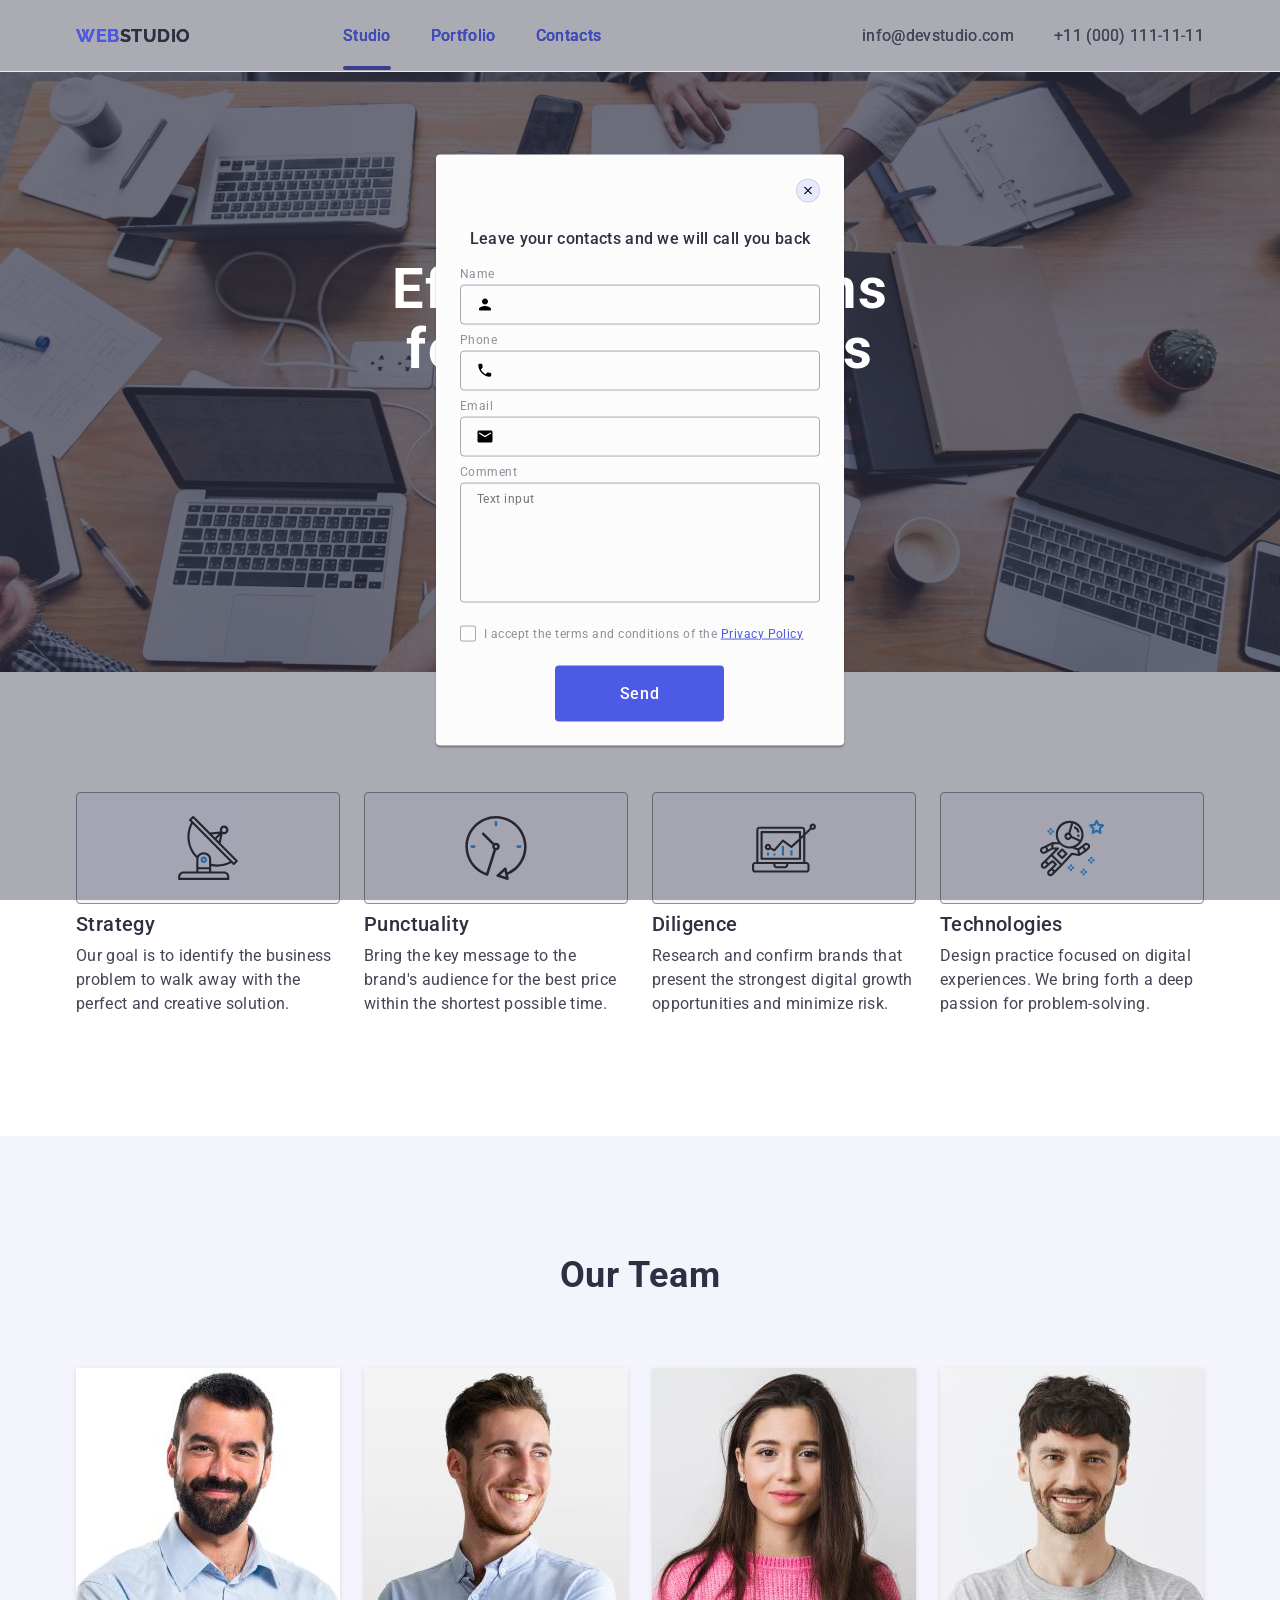
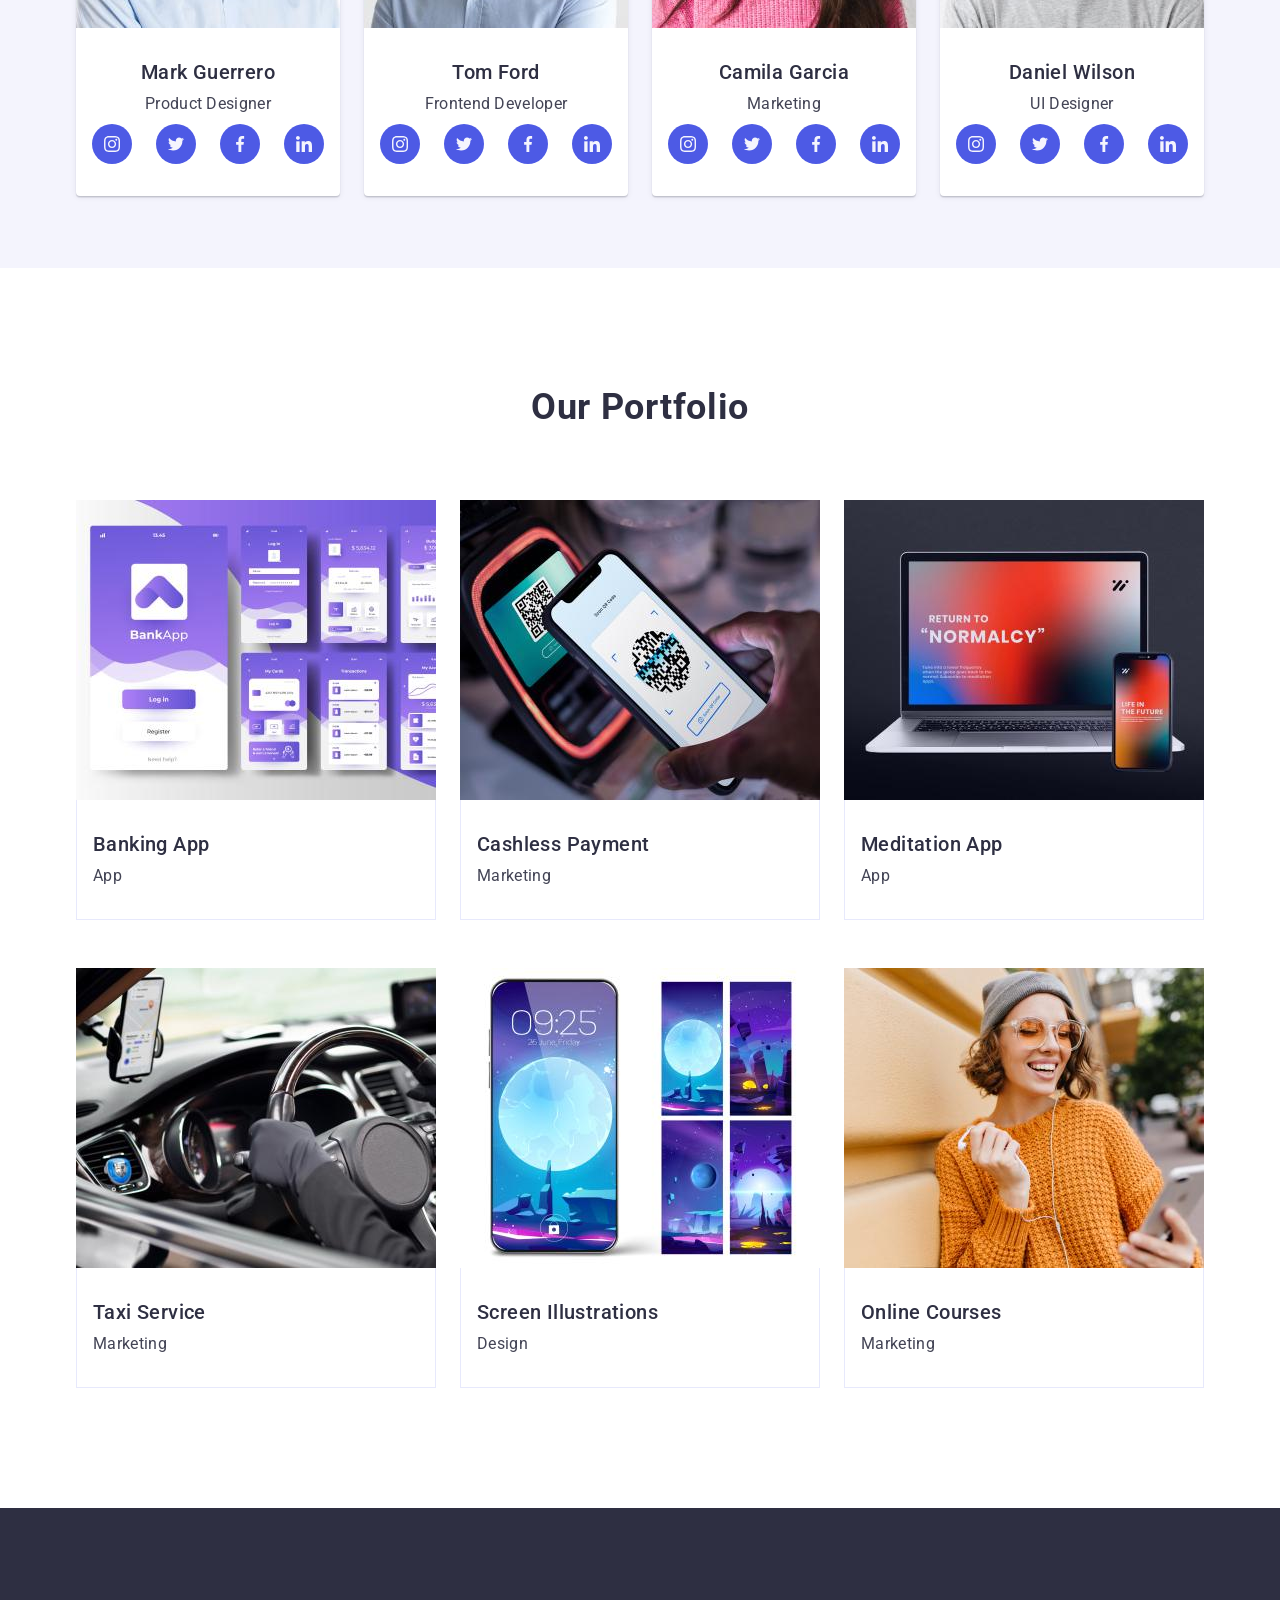
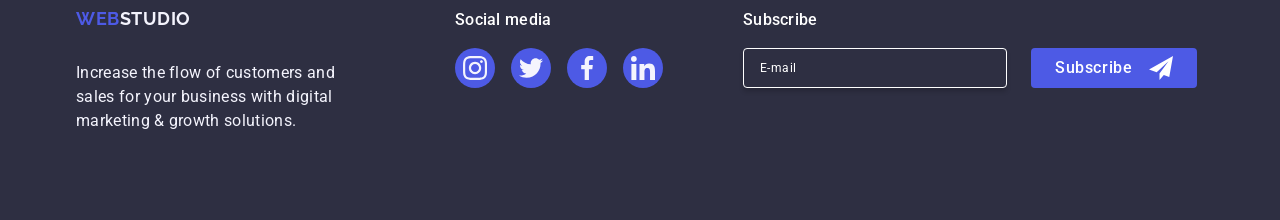
<file: index.html>
<!DOCTYPE html>
<html lang="en">
  <head>
    <meta charset="UTF-8" />
    <meta http-equiv="X-UA-Compatible" content="IE=edge" />
    <meta name="viewport" content="width=device-width, initial-scale=1.0" />
    <link rel="preconnect" href="https://fonts.googleapis.com" />
    <link rel="preconnect" href="https://fonts.gstatic.com" crossorigin />
    <link
      href="https://fonts.googleapis.com/css2?family=Raleway:ital,wght@0,700;1,700&family=Roboto:wght@400;500;700&display=swap"
      rel="stylesheet"
    />
    <link
      rel="stylesheet"
      href="https://cdn.jsdelivr.net/npm/modern-normalize@1.1.0/modern-normalize.min.css"
    />
    <link rel="stylesheet" href="./css/styles.css" />
    <title>WebStudio</title>
  </head>

  <body>
    <header class="header">
      <div class="container">
        <nav class="navigation">
          <a href="./index.html" class="navigation-list-logo-item-left"
            >Web<span class="navigation-list-logo-item-right">Studio</span></a
          >
          <ul class="navigation-list">
            <li class="navigation-list-item">
              <a
                class="navigation-list-link navigation-list-link-active"
                href="./index.html"
                >Studio</a
              >
            </li>
            <li class="navigation-list-item">
              <a class="navigation-list-link" href="">Portfolio</a>
            </li>
            <li class="navigation-list-item">
              <a class="navigation-list-link" href="">Contacts</a>
            </li>
          </ul>
        </nav>
        <address class="address">
          <ul class="address-list-item">
            <li class="address-list">
              <a
                class="address-list-mailto-phone"
                href="mailto:info@devstudio.com"
                >info@devstudio.com</a
              >
            </li>
            <li class="address-list">
              <a
                class="address-list-mailto-phone"
                href="teladdress-list-mailto-phone:+110001111111"
                >+11 (000) 111-11-11</a
              >
            </li>
          </ul>
        </address>
      </div>
    </header>

    <main class="main">
      <!--HERO-->
      <section class="hero">
        <div class="container">
          <h1 class="hero-header">Effective Solutions for Your Business</h1>
          <button class="modal-btn btn-hero" type="button">
            Order Service
          </button>
        </div>
      </section>

      <!--O nas-->
      <section class="about">
        <div class="container">
          <!--Nasze atuty-->
          <h2 class="secondary-header visually-hidden">Our advantages</h2>
          <ul class="about-strengths">
            <li class="about-strengths-list">
              <div class="about-icon">
                <svg class="about-icon-item" width="64" height="64">
                  <use href="./images/icons.svg#icon-antenna"></use>
                </svg>
              </div>
              <h3 class="about-header-list">Strategy</h3>
              <p class="about-strengths-list-item">
                Our goal is to identify the business problem to walk away with
                the perfect and creative solution.
              </p>
            </li>
            <li class="about-strengths-list">
              <div class="about-icon">
                <svg class="about-icon-item" width="64" height="64">
                  <use href="./images/icons.svg#icon-clock"></use>
                </svg>
              </div>
              <h3 class="about-header-list">Punctuality</h3>
              <p class="about-strengths-list-item">
                Bring the key message to the brand's audience for the best price
                within the shortest possible time.
              </p>
            </li>
            <li class="about-strengths-list">
              <div class="about-icon">
                <svg class="about-icon-item" width="64" height="64">
                  <use href="./images/icons.svg#icon-diagram"></use>
                </svg>
              </div>
              <h3 class="about-header-list">Diligence</h3>
              <p class="about-strengths-list-item">
                Research and confirm brands that present the strongest digital
                growth opportunities and minimize risk.
              </p>
            </li>
            <li class="about-strengths-list">
              <div class="about-icon">
                <svg class="about-icon-item" width="64" height="64">
                  <use href="./images/icons.svg#icon-astronaut"></use>
                </svg>
              </div>
              <h3 class="about-header-list">Technologies</h3>
              <p class="about-strengths-list-item">
                Design practice focused on digital experiences. We bring forth a
                deep passion for problem-solving.
              </p>
            </li>
          </ul>
        </div>
      </section>

      <!--Agencja-->
      <section class="agency">
        <div class="container">
          <h2 class="secondary-header mar">Our Team</h2>
          <ul class="agency-img">
            <li class="agency-img-list">
              <img
                class="agency-img-list-team"
                src="./images/team/teamcard1.jpg"
                alt="smiling man with dark beard in a blue shirt"
                width="264"
                height="260"
              />
              <div class="species">
                <h3 class="agency-list-name">Mark Guerrero</h3>
                <p class="agency-list-name-item">Product Designer</p>
                <ul class="icon-list">
                  <li class="icon">
                    <a class="icon-link" href="">
                      <svg class="icon-svg" width="16" height="16">
                        <use href="./images/icons.svg#icon-instagram"></use>
                      </svg>
                    </a>
                  </li>
                  <li class="icon">
                    <a class="icon-link" href="">
                      <svg class="icon-svg" width="16" height="16">
                        <use href="./images/icons.svg#icon-twitter"></use>
                      </svg>
                    </a>
                  </li>
                  <li class="icon">
                    <a class="icon-link" href="">
                      <svg class="icon-svg" width="16" height="16">
                        <use href="./images/icons.svg#icon-facebook"></use>
                      </svg>
                    </a>
                  </li>
                  <li class="icon">
                    <a class="icon-link" href="">
                      <svg class="icon-svg" width="16" height="16">
                        <use href="./images/icons.svg#icon-linkedin"></use>
                      </svg>
                    </a>
                  </li>
                </ul>
              </div>
            </li>
            <li class="agency-img-list">
              <img
                class="agency-img-list-team"
                src="./images/team/teamcard2.jpg"
                alt="a smiling man with red beard and a blue shirt"
                width="264"
                height="260"
              />
              <div class="species">
                <h3 class="agency-list-name">Tom Ford</h3>
                <p class="agency-list-name-item">Frontend Developer</p>
                <ul class="icon-list">
                  <li class="icon">
                    <a class="icon-link" href="">
                      <svg class="icon-svg" width="16" height="16">
                        <use href="./images/icons.svg#icon-instagram"></use>
                      </svg>
                    </a>
                  </li>
                  <li class="icon">
                    <a class="icon-link" href="">
                      <svg class="icon-svg" width="16" height="16">
                        <use href="./images/icons.svg#icon-twitter"></use>
                      </svg>
                    </a>
                  </li>
                  <li class="icon">
                    <a class="icon-link" href="">
                      <svg class="icon-svg" width="16" height="16">
                        <use href="./images/icons.svg#icon-facebook"></use>
                      </svg>
                    </a>
                  </li>
                  <li class="icon">
                    <a class="icon-link" href="">
                      <svg class="icon-svg" width="16" height="16">
                        <use href="./images/icons.svg#icon-linkedin"></use>
                      </svg>
                    </a>
                  </li>
                </ul>
              </div>
            </li>
            <li class="agency-img-list">
              <img
                class="agency-img-list-team"
                src="./images/team/teamcard3.jpg"
                alt="woman with long black hair in a pink sweater"
                width="264"
                height="260"
              />
              <div class="species">
                <h3 class="agency-list-name">Camila Garcia</h3>
                <p class="agency-list-name-item">Marketing</p>
                <ul class="icon-list">
                  <li class="icon">
                    <a class="icon-link" href="">
                      <svg class="icon-svg" width="16" height="16">
                        <use href="./images/icons.svg#icon-instagram"></use>
                      </svg>
                    </a>
                  </li>
                  <li class="icon">
                    <a class="icon-link" href="">
                      <svg class="icon-svg" width="16" height="16">
                        <use href="./images/icons.svg#icon-twitter"></use>
                      </svg>
                    </a>
                  </li>
                  <li class="icon">
                    <a class="icon-link" href="">
                      <svg class="icon-svg" width="16" height="16">
                        <use href="./images/icons.svg#icon-facebook"></use>
                      </svg>
                    </a>
                  </li>
                  <li class="icon">
                    <a class="icon-link" href="">
                      <svg class="icon-svg" width="16" height="16">
                        <use href="./images/icons.svg#icon-linkedin"></use>
                      </svg>
                    </a>
                  </li>
                </ul>
              </div>
            </li>
            <li class="agency-img-list">
              <img
                class="agency-img-list-team"
                src="./images/team/teamcard4.jpg"
                alt="a shaggy man with short stubble in a gray T-shirt"
                width="264"
                height="260"
              />
              <div class="species">
                <h3 class="agency-list-name">Daniel Wilson</h3>
                <p class="agency-list-name-item">UI Designer</p>
                <ul class="icon-list">
                  <li class="icon">
                    <a class="icon-link" href="">
                      <svg class="icon-svg" width="16" height="16">
                        <use href="./images/icons.svg#icon-instagram"></use>
                      </svg>
                    </a>
                  </li>
                  <li class="icon">
                    <a class="icon-link" href="">
                      <svg class="icon-svg" width="16" height="16">
                        <use href="./images/icons.svg#icon-twitter"></use>
                      </svg>
                    </a>
                  </li>
                  <li class="icon">
                    <a class="icon-link" href="">
                      <svg class="icon-svg" width="16" height="16">
                        <use href="./images/icons.svg#icon-facebook"></use>
                      </svg>
                    </a>
                  </li>
                  <li class="icon">
                    <a class="icon-link" href="">
                      <svg class="icon-svg" width="16" height="16">
                        <use href="./images/icons.svg#icon-linkedin"></use>
                      </svg>
                    </a>
                  </li>
                </ul>
              </div>
            </li>
          </ul>
        </div>
      </section>

      <!--Portfolio-->
      <section class="portfolio">
        <div class="container">
          <h2 class="secondary-header mar">Our Portfolio</h2>
          <ul class="portfolio-img">
            <li class="portfolio-img-list">
              <div class="box">
                <img
                  class="portfolio-img-list-item"
                  src="./images/portfolio/img1.jpg"
                  alt="view of the banking application with its subpages"
                  width="360"
                  height="300"
                />
                <!-- <div class="overlay"> -->
                <p class="content overlay">
                  14 Stylish and User-Friendly App Design Concepts · Task
                  Manager App · Calorie Tracker App · Exotic Fruit Ecommerce App
                  · Cloud Storage App
                </p>
                <!-- </div> -->
              </div>
              <div class="card-content">
                <h3 class="portfolio-list-title">Banking App</h3>
                <p class="portfolio-list-product">App</p>
              </div>
            </li>
            <li class="portfolio-img-list">
              <div class="box">
                <img
                  class="portfolio-img-list-item"
                  src="./images/portfolio/img2.jpg"
                  alt="a payment terminal with a qr code and a smartphone copying this code"
                  width="360"
                  height="300"
                />
                <!-- <div class="overlay"> -->
                <p class="content overlay">
                  14 Stylish and User-Friendly App Design Concepts · Task
                  Manager App · Calorie Tracker App · Exotic Fruit Ecommerce App
                  · Cloud Storage App
                </p>
                <!-- </div> -->
              </div>
              <div class="card-content">
                <h3 class="portfolio-list-title">Cashless Payment</h3>
                <p class="portfolio-list-product">Marketing</p>
              </div>
            </li>
            <li class="portfolio-img-list">
              <div class="box">
                <img
                  class="portfolio-img-list-item"
                  src="./images/portfolio/img3.jpg"
                  alt="view of a laptop and smartphone with an application titled return to normalcy, on a colorful background"
                  width="360"
                  height="300"
                />
                <!-- <div class="overlay"> -->
                <p class="content overlay">
                  14 Stylish and User-Friendly App Design Concepts · Task
                  Manager App · Calorie Tracker App · Exotic Fruit Ecommerce App
                  · Cloud Storage App
                </p>
                <!-- </div> -->
              </div>
              <div class="card-content">
                <h3 class="portfolio-list-title">Meditation App</h3>
                <p class="portfolio-list-product">App</p>
              </div>
            </li>
            <li class="portfolio-img-list">
              <div class="box">
                <img
                  class="portfolio-img-list-item"
                  src="./images/portfolio/img4.jpg"
                  alt="view of the car cockpit with the driver wearing gloves holding the steering wheel"
                  width="360"
                  height="300"
                />
                <!-- <div class="overlay"> -->
                <p class="content overlay">
                  14 Stylish and User-Friendly App Design Concepts · Task
                  Manager App · Calorie Tracker App · Exotic Fruit Ecommerce App
                  · Cloud Storage App
                </p>
                <!-- </div> -->
              </div>
              <div class="card-content">
                <h3 class="portfolio-list-title">Taxi Service</h3>
                <p class="portfolio-list-product">Marketing</p>
              </div>
            </li>
            <li class="portfolio-img-list">
              <div class="box">
                <img
                  class="portfolio-img-list-item"
                  src="./images/portfolio/img5.jpg"
                  alt="the smartphone screenshot is shown in the illustrations"
                  width="360"
                  height="300"
                />
                <!-- <div class="overlay"> -->
                <p class="content overlay">
                  14 Stylish and User-Friendly App Design Concepts · Task
                  Manager App · Calorie Tracker App · Exotic Fruit Ecommerce App
                  · Cloud Storage App
                </p>
                <!-- </div> -->
              </div>
              <div class="card-content">
                <h3 class="portfolio-list-title">Screen Illustrations</h3>
                <p class="portfolio-list-product">Design</p>
              </div>
            </li>
            <li class="portfolio-img-list">
              <div class="box">
                <img
                  class="portfolio-img-list-item"
                  src="./images/portfolio/img6.jpg"
                  alt="charming-short-haired-lady-gray-hat-standing-beside-wall-with-smartphone"
                  width="360"
                  height="300"
                />
                <!-- <div class="overlay"> -->
                <p class="content overlay">
                  14 Stylish and User-Friendly App Design Concepts · Task
                  Manager App · Calorie Tracker App · Exotic Fruit Ecommerce App
                  · Cloud Storage App
                </p>
                <!-- </div> -->
              </div>
              <div class="card-content">
                <h3 class="portfolio-list-title">Online Courses</h3>
                <p class="portfolio-list-product">Marketing</p>
              </div>
            </li>
          </ul>
        </div>
      </section>
    </main>

    <!---->
    <footer class="footer">
      <div class="container">
        <div class="footer-logo">
          <a href="./index.html" class="footer-logo-item-left"
            >Web<span class="footer-logo-item-right">Studio</span></a
          >

          <p class="footer-text">
            Increase the flow of customers and<br />
            sales for your business with digital <br />
            marketing & growth solutions.
          </p>
        </div>
        <div class="footer-social-media">
          <p class="footer-social">Social media</p>
          <ul class="footer-icon-list">
            <li class="footer-icon">
              <a class="footer-icon-link" href="">
                <svg class="footer-icon-svg" width="24" height="24">
                  <use href="./images/icons.svg#icon-instagram"></use>
                </svg>
              </a>
            </li>
            <li class="footer-icon">
              <a class="footer-icon-link" href="">
                <svg class="footer-icon-svg" width="24" height="24">
                  <use href="./images/icons.svg#icon-twitter"></use>
                </svg>
              </a>
            </li>
            <li class="footer-icon">
              <a class="footer-icon-link" href="">
                <svg class="footer-icon-svg" width="24" height="24">
                  <use href="./images/icons.svg#icon-facebook"></use>
                </svg>
              </a>
            </li>
            <li class="footer-icon">
              <a class="footer-icon-link" href="">
                <svg class="footer-icon-svg" width="24" height="24">
                  <use href="./images/icons.svg#icon-linkedin"></use>
                </svg>
              </a>
            </li>
          </ul>
        </div>
        <div class="footer-form">
          <p class="form-item">Subscribe</p>
          <form class="form">
            <label class="form-news">
              <input
                class="form-news-text"
                type="email"
                name="email"
                placeholder="E-mail"
              />
            </label>
            <button class="modal-btn btn-footer" type="submit">
              Subscribe
              <svg class="footer-form-icon" width="24" height="24">
                <use href="./images/icons.svg#icon-icon-send"></use>
              </svg>
            </button>
          </form>
        </div>
      </div>
    </footer>

    <!-- MODAL -->

    <div class="backdrop is-hidden">
      <div class="modal">
        <button type="button" class="close-btn">
          <svg class="modal-icon-svg" width="8" height="8">
            <use href="./images/icons.svg#close"></use>
          </svg>
        </button>
        <p class="modal-item">Leave your contacts and we will call you back</p>
        <form class="modal-form" action="#" method="post">
          <div class="modal-form-item">
            <label class="modal-form-name" for="user-name">Name</label>
            <div class="modal-name">
              <input
                class="modal-form-name-text-item"
                id="user-name"
                type="text"
                name="user-name"
              />
              <svg class="modal-icon" width="18" height="24">
                <use href="./images/icons.svg#icon-person"></use>
              </svg>
            </div>
          </div>
          <div class="modal-form-item">
            <label class="modal-form-name" for="phone_number">Phone</label>
            <div class="modal-name">
              <input
                class="modal-form-name-text-item"
                id="phone_number"
                type="tel"
                name="phone_number"
              />
              <svg class="modal-icon" width="18" height="24">
                <use href="./images/icons.svg#icon-phone"></use>
              </svg>
            </div>
          </div>
          <div class="modal-form-item">
            <label class="modal-form-name" for="email">Email</label>
            <div class="modal-name">
              <input
                class="modal-form-name-text-item"
                id="email"
                type="email"
                name="email"
              />
              <svg class="modal-icon" width="18" height="24">
                <use href="./images/icons.svg#icon-email"></use>
              </svg>
            </div>
          </div>
          <div class="modal-form-item-textarea">
            <label class="modal-form-name" for="user-comment">Comment</label>
            <textarea
              class="modal-form-textarea-text"
              id="user-comment"
              name="user-comment"
              rows="5"
              placeholder="Text input"
            ></textarea>
          </div>
          <div class="modal-checkbox">
            <input
              class="modal-form-policy visually-hidden"
              id="user-privacy"
              value="true"
              type="checkbox"
              name="user-privacy"
            />
            <label class="modal-form-policy-text" for="user-privacy"
              ><span class="modal-checkbox-text"
                ><svg class="modal-checkbox-icon" width="10" height="8">
                  <use href="./images/vector.svg#surface1"></use></svg></span
              >I accept the terms and conditions of the
              <a class="modal-form-policy-link" href="#">Privacy Policy</a>
            </label>
          </div>
          <button class="modal-btn btn-modal" type="submit">Send</button>
        </form>
      </div>

      <header class="header">
        <div class="container">
          <nav class="navigation">
            <a href="./index.html" class="navigation-list-logo-item-left"
              >Web<span class="navigation-list-logo-item-right">Studio</span></a
            >
            <ul class="navigation-list">
              <li class="navigation-list-item">
                <a class="navigation-list-link" href="./index.html">Studio</a>
              </li>
              <li class="navigation-list-item">
                <a class="navigation-list-link" href="">Portfolio</a>
              </li>
              <li class="navigation-list-item">
                <a class="navigation-list-link" href="">Contacts</a>
              </li>
            </ul>
          </nav>
          <address class="address">
            <ul class="address-list-item">
              <li class="address-list">
                <a
                  class="address-list-mailto-phone"
                  href="mailto:info@devstudio.com"
                  >info@devstudio.com</a
                >
              </li>
              <li class="address-list">
                <a
                  class="address-list-mailto-phone"
                  href="teladdress-list-mailto-phone:+110001111111"
                  >+11 (000) 111-11-11</a
                >
              </li>
            </ul>
          </address>
        </div>
      </header>

      <div class="modal-main">
        <!--HERO-->
        <section class="hero">
          <div class="container">
            <h1 class="hero-header">Effective Solutions for Your Business</h1>
            <button class="modal-btn btn-hero" type="button">
              Order Service
            </button>
          </div>
        </section>
      </div>
    </div>
  </body>
</html>
<!-- do usunięcia -->
<!-- 
        <div class="backdrop is-hidden"> -->
<!-- <div class="modal">
          <button type="button" class="close-btn">X</button>
          <form class="modal-form" action="#" method="post">
            <p class="modal-form-item">
              Leave your contacts and we will call you back
            </p>
            <label class="modal-form-name">
              <span class="modal-name">Name</span>
              <input
                class="modal-form-name-text-item"
                type="text"
                name="username"
              />
              <svg class="modal-icon" width="18" height="18">
                <use href="./images/icons.svg#icon-person"></use>
              </svg>
            </label>
            <label class="modal-form-phone-number">
              <span class="modal-phone-number">Phone</span>
              <input
                class="modal-form-phone-number-text"
                type="tel"
                name="phone_number"
              />
              <svg class="modal-icon" width="18" height="18">
                <use href="./images/icons.svg#icon-phone"></use>
              </svg>
            </label>
            <label class="modal-form-email">
              <span class="modal-email">Email</span>
              <input class="modal-form-email-text" type="email" name="email" />
              <svg class="modal-icon" width="18" height="18">
                <use href="./images/icons.svg#icon-email"></use>
              </svg>
            </label>
            <label class="modal-form-textarea"
              >Comment<textarea
                class="modal-form-textarea-text"
                name="feedback"
                rows="5"
                placeholder="Text input"
              ></textarea>
            </label>
            <input
              class="modal-form-policy visually-hidden"
              id="user-policy"
              type="checkbox"
              name="policy"
            />
            <label class="modal-form-policy-text" for="user-policy"
              >I accept the terms and conditions of the
              <a class="modal-form-policy-link" href="#">Privacy Policy</a>
              <a class="modal-form-policy-link" href="#"></a
            ></label>

            <button class="modal-btn btn-modal" type="submit">Send</button>
          </form>
        </div> -->
</file>
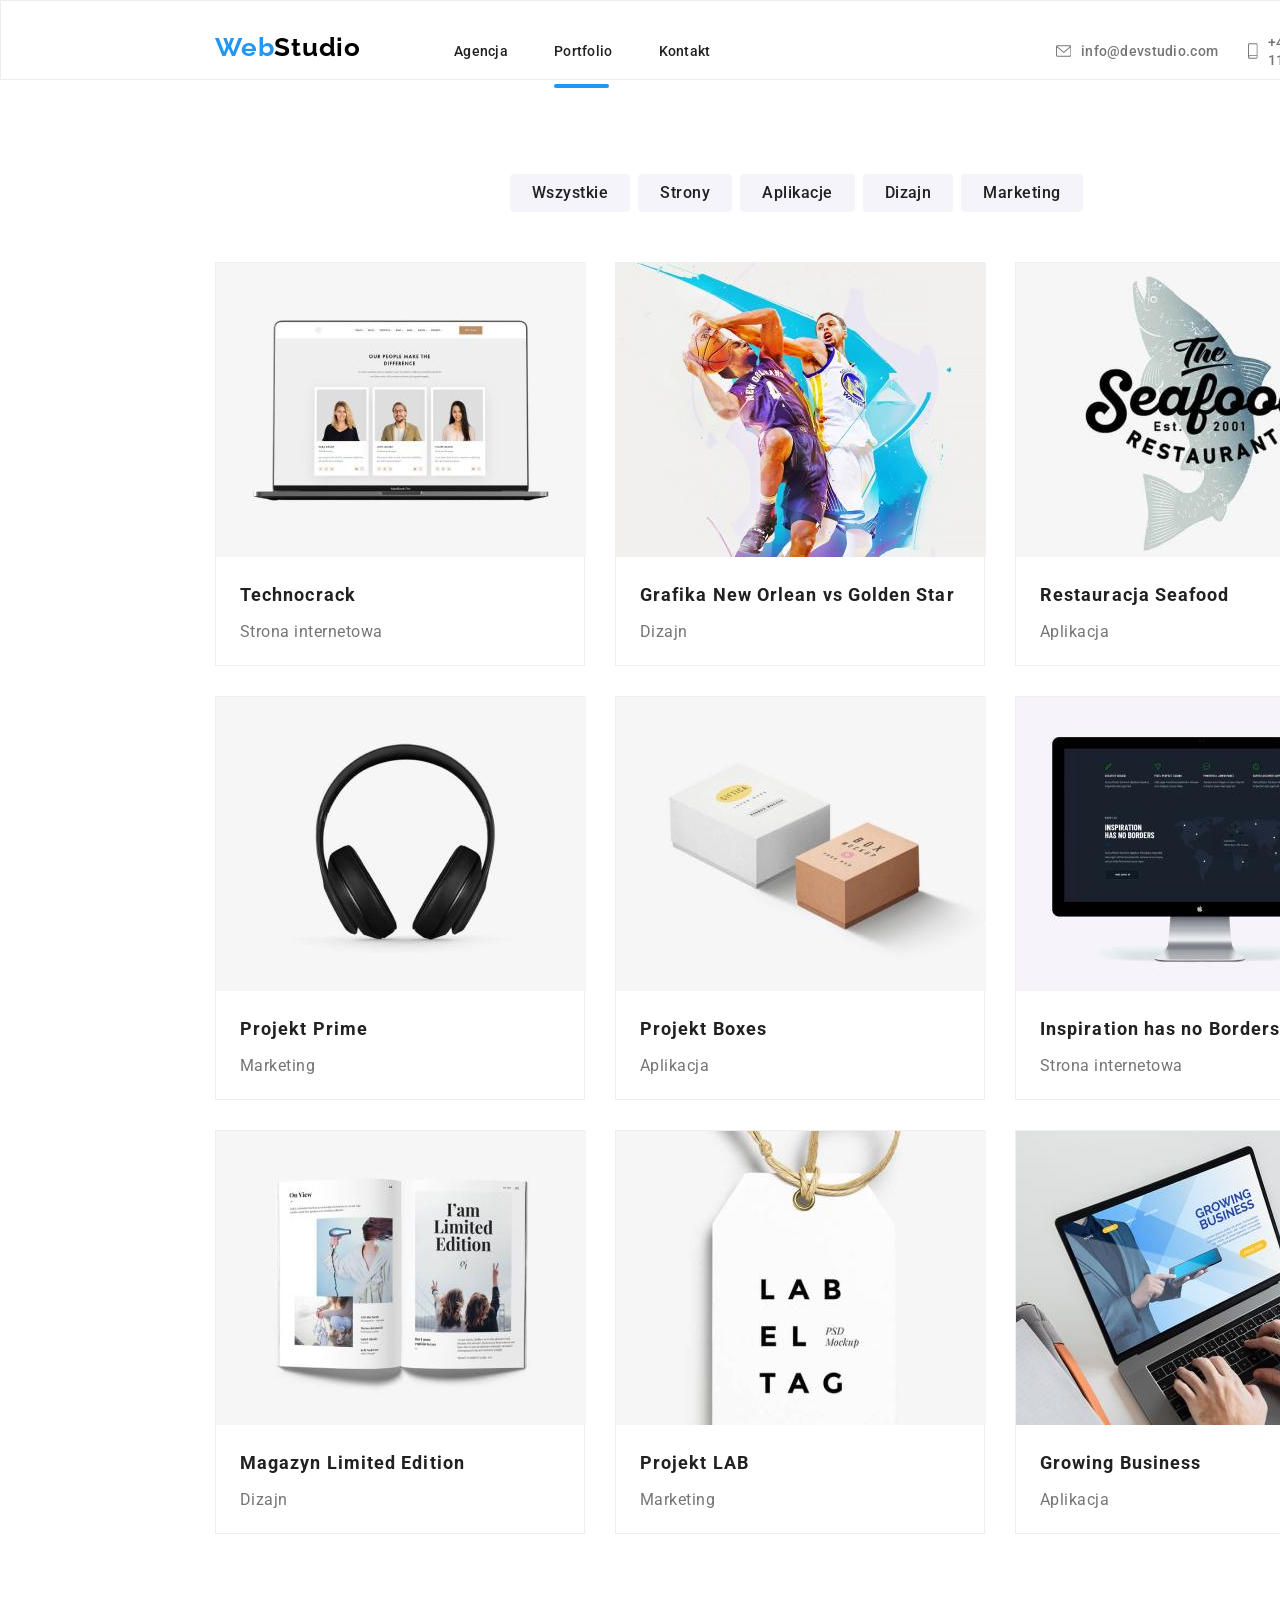
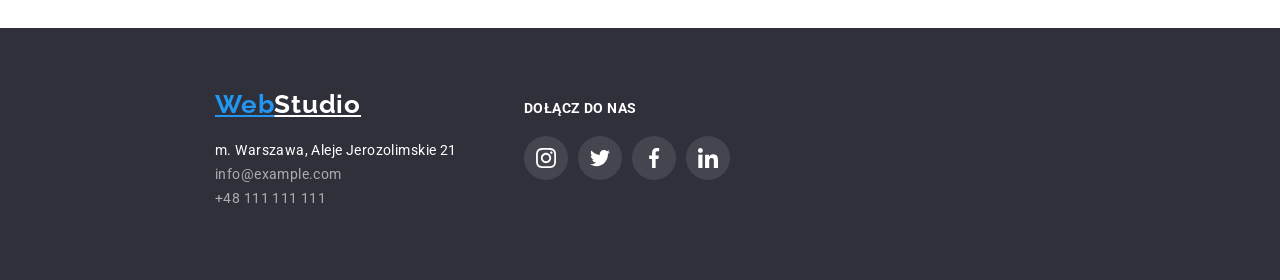
<file: portfolio.html>
<!DOCTYPE html>
<html lang="pl">
<head>
    <meta charset="UTF-8">
    <meta http-equiv="X-UA-Compatible" content="IE=edge">
    <meta name="viewport" content="width=device-width, initial-scale=1.0">
    <link rel="stylesheet" href="https://cdnjs.cloudflare.com/ajax/libs/modern-normalize/1.0.0/modern-normalize.min.css" />
    <link rel="stylesheet" href="css/style.css">
    <link rel="preconnect" href="https://fonts.googleapis.com">
    <link rel="preconnect" href="https://fonts.gstatic.com" crossorigin>
    <link href="https://fonts.googleapis.com/css2?family=Raleway:wght@700&family=Roboto:wght@400;500;700;900&display=swap"
        rel="stylesheet">
    <title>Portfolio</title>
</head>

<body class="body">

    <header class="header border">
        <div class="container">
            <nav class="navigation">
    
                <ul class="navigation-list-logo list">
                    <li class="navigation-list-logo-item"><a class="navigation-list-logo-item-left link"
                            href="index.html">Web</a></li>
                    <li class="navigation-list-logo-item"><a class="navigation-list-logo-item-right link"
                            href="index.html">Studio</a></li>
                </ul>
    
                <ul class="navigation-list list">
                    <li class="navigation-list-item"><a class="navigation-list-link link" href="index.html">Agencja</a></li>
                    <li class="navigation-list-item"><a class="navigation-list-link link navigation-list-item-activ" href="portfolio.html">Portfolio</a></li>
                    <li class="navigation-list-item"><a class="navigation-list-link link" href="#">Kontakt</a></li>
                </ul>
            </nav>
            <div class="header-address">
                <ul class="address list">
                    <svg class="address-icon-envelope">
                        <use href="image/icons.svg#icon-envelope"></use>
                    </svg>
                    <li class="address-list"><a class="address-list-mailto link"
                            href="mailto:info@devstudio.com">info@devstudio.com</a></li>
                        <svg class="address-icon-smartphone">
                            <use href="image/icons.svg#icon-smartphone"></use>
                        </svg>
                    <li class="address-list"><a class="address-list-phone-number link" href="tel:+48111111111">+48 111 111
                            111</a></li>
                </ul>
            </div>
        </div>
    </header>

    <main class="main">
        <div class="container">
    
            <!--Portfolio-->

            <section class="portfolio section">
           

                <!--Filters-->

                <div class="portfolio-top">
                    <ul class="portfolio-top-list list">
                        <li class="portfolio-top-list-item"><button class="modal-button" type="button">Wszystkie</button></li>
                        <li class="portfolio-top-list-item"><button class="modal-button" type="button">Strony</button></li>
                        <li class="portfolio-top-list-item"><button class="modal-button" type="button">Aplikacje</button></li>
                        <li class="portfolio-top-list-item"><button class="modal-button" type="button">Dizajn</button></li>
                        <li class="portfolio-top-list-item"><button class="modal-button" type="button">Marketing</button></li>
                    </ul>

                </div>

                <!--Projects-->

                <div class="portfolio-bottom">
                    <ul class="portfolio-img-list list">
                        
                        <li class="portfolio-img-list-item">
                            <div class="portfolio-box">
                                <img class="portfolio-img-list-item-project" src="image/portfolio/project1.jpg" alt="strona internetowa" width="370" height="294">
                                <div class="overlay">
                                    <p>Technocrack jest popularną platformą wykorzystywaną do rozpowszechniania koronawirusa. Firmy wykorzystują tę platformę
                                    do celów szpiegowskich i ataków na niezabezpieczone serwery konkurencji</p>
                                </div>
                            </div>
                            <h3 class="portfolio-list-title">Technocrack</h3>
                            <p class="portfolio-list-product">Strona internetowa</p>
                        </li>
                        
                        <li class="portfolio-img-list-item">
                            <div class="portfolio-box">
                                <img class="portfolio-img-list-item-project" src="image/portfolio/project2.jpg" alt="grafika dizajn" width="370" height="294">
                                <div class="overlay">
                                    <p>Technocrack jest popularną platformą wykorzystywaną do rozpowszechniania koronawirusa. Firmy wykorzystują tę
                                    platformę
                                    do celów szpiegowskich i ataków na niezabezpieczone serwery konkurencji</p>
                                </div>
                            </div>
                            <h3 class="portfolio-list-title">Grafika New Orlean vs Golden Star</h3>
                            <p class="portfolio-list-product">Dizajn</p>
                        </li>
                        <li class="portfolio-img-list-item">
                            <div class="portfolio-box">
                                <img class="portfolio-img-list-item-project" src="image/portfolio/project3.jpg" alt="restauracja Seafood" width="370" height="294">
                                <div class="overlay">
                                    <p>Technocrack jest popularną platformą wykorzystywaną do rozpowszechniania koronawirusa. Firmy wykorzystują tę
                                    platformę
                                    do celów szpiegowskich i ataków na niezabezpieczone serwery konkurencji</p>
                                </div>
                            </div>
                            <h3 class="portfolio-list-title">Restauracja Seafood</h3>
                            <p class="portfolio-list-product">Aplikacja</p>
                        </li>
                        <li class="portfolio-img-list-item">
                            <div class="portfolio-box">
                                <img class="portfolio-img-list-item-project" src="image/portfolio/project4.jpg" alt="projekt prime" width="370" height="294">
                                <div class="overlay">
                                    <p>Technocrack jest popularną platformą wykorzystywaną do rozpowszechniania koronawirusa. Firmy wykorzystują tę
                                    platformę
                                    do celów szpiegowskich i ataków na niezabezpieczone serwery konkurencji</p>
                                </div>
                            </div>
                            <h3 class="portfolio-list-title">Projekt Prime</h3>
                            <p class="portfolio-list-product">Marketing</p>
                        </li>
                        <li class="portfolio-img-list-item">
                            <div class="portfolio-box">
                                <img class="portfolio-img-list-item-project" src="image/portfolio/project5.jpg" alt="projekt boxes" width="370" height="294">
                                <div class="overlay">
                                    <p>Technocrack jest popularną platformą wykorzystywaną do rozpowszechniania koronawirusa. Firmy wykorzystują tę
                                    platformę
                                    do celów szpiegowskich i ataków na niezabezpieczone serwery konkurencji</p>
                                </div>
                            </div>
                            <h3 class="portfolio-list-title">Projekt Boxes</h3>
                            <p class="portfolio-list-product">Aplikacja</p>
                        </li>
                        <li class="portfolio-img-list-item">
                            <div class="portfolio-box">
                                <img class="portfolio-img-list-item-project" src="image/portfolio/project6.jpg" alt="Strona internetowa inspiration " width="370" height="294">
                                <div class="overlay">
                                    <p>Technocrack jest popularną platformą wykorzystywaną do rozpowszechniania koronawirusa. Firmy wykorzystują tę
                                    platformę
                                    do celów szpiegowskich i ataków na niezabezpieczone serwery konkurencji</p>
                                </div>
                            </div>
                            <h3 class="portfolio-list-title">Inspiration has no Borders</h3>
                            <p class="portfolio-list-product">Strona internetowa</p>
                        </li>
                        <li class="portfolio-img-list-item">
                            <div class="portfolio-box">
                                <img class="portfolio-img-list-item-project" src="image/portfolio/project7.jpg" alt="magazyn limited edition" width="370" height="294">
                                <div class="overlay">
                                    <p>Technocrack jest popularną platformą wykorzystywaną do rozpowszechniania koronawirusa. Firmy wykorzystują tę
                                    platformę
                                    do celów szpiegowskich i ataków na niezabezpieczone serwery konkurencji</p>
                                </div>
                            </div>
                            <h3 class="portfolio-list-title">Magazyn Limited Edition</h3>
                            <p class="portfolio-list-product">Dizajn</p>
                        </li>
                        <li class="portfolio-img-list-item">
                            <div class="portfolio-box">
                                <img class="portfolio-img-list-item-project" src="image/portfolio/project8.jpg" alt="projekt lab" width="370" height="294">
                                <div class="overlay">
                                <p>Technocrack jest popularną platformą wykorzystywaną do rozpowszechniania koronawirusa. Firmy wykorzystują tę
                                platformę
                                do celów szpiegowskich i ataków na niezabezpieczone serwery konkurencji</p>
                                </div>
                            </div>
                            <h3 class="portfolio-list-title">Projekt LAB</h3>
                            <p class="portfolio-list-product">Marketing</p>
                        </li>
                        <li class="portfolio-img-list-item">
                            <div class="portfolio-box">
                                <img class="portfolio-img-list-item-project" src="image/portfolio/project9.jpg" alt="aplikacja arowing business" width="370" height="294">
                                <div class="overlay">
                                    <p>Technocrack jest popularną platformą wykorzystywaną do rozpowszechniania koronawirusa. Firmy wykorzystują tę
                                    platformę
                                    do celów szpiegowskich i ataków na niezabezpieczone serwery konkurencji</p>
                                </div>
                            </div>
                            <h3 class="portfolio-list-title">Growing Business</h3>
                            <p class="portfolio-list-product">Aplikacja</p>
                        </li>
                    </ul>

                </div>
            

            </section>
        </div>
    </main>

  
    <footer class="footer">
        <div class="footer-item container">
            <div class="footer-logo">
                <ul class="navigation-list-logo list">
                    <li><a class="navigation-list-logo-item-left" href="index.html">Web</a></li>
                    <li><a class="navigation-list-logo-item-right color" href="index.html">Studio</a></li>
                </ul>
            </div>
            <div class="footer-address top-fp">
                <address class="address">
                    <ul class="address-list list">
                        <li class="address-list-item"><a class="address-list-item-link-address link" href="#"
                                target="_blank">m. Warszawa, Aleje Jerozolimskie 21</a></li>
                        <li class="address-list-item"><a class="address-list-item-link-mailto link"
                                href="mailto:info@example.com">info@example.com</a></li>
                        <li class="address-list-item"><a class="address-list-item-link-phone-number link"
                                href="tel:+48111111111">+48 111 111 111</a></li>
                    </ul>
                </address>
            </div>
            <div class="footer-social-list">
                <h4 class="footer-social-item">DOŁĄCZ DO NAS</h4>
                <ul class="social-list list">
                    <li class="social-list-item link">
                        <a class="social-list-link dark" href="#">
                            <svg class="social-icon">
                                <use href="image/icons.svg#icon-instagram"></use>
                            </svg>
                        </a>
                    </li>
                    <li class="social-list-item link">
                        <a class="social-list-link dark" href="#">
                            <svg class="social-icon">
                                <use href="image/icons.svg#icon-twitter"></use>
                            </svg>
                        </a>
                    </li>
                    <li class="social-list-item link">
                        <a class="social-list-link dark" href="#">
                            <svg class="social-icon">
                                <use href="image/icons.svg#icon-facebook"></use>
                            </svg>
                        </a>
                    </li>
                    <li class="social-list-item link">
                        <a class="social-list-link dark" href="#">
                            <svg class="social-icon">
                                <use href="image/icons.svg#icon-linkedin"></use>
                            </svg>
                        </a>
                    </li>
                </ul>
            </div>
        </div>
    
    </footer>


</body>
</html>
</file>
<file: css/styles.css>
*,
*::before,
*::after 
{
  box-sizing: border-box;
  margin: 0;
  padding: 0;
}

body 
{
  font-family: "Roboto" , sans-serif;
  background-color: #FFFFFF;
  color: #434455;
}

  h1,
  h2,
  h3,
  h4,
  h5,
  h6,
  p 
  {
    margin-top: 0;
    margin-bottom: 0;
  }

  ul, ol
  {
    list-style-type: none;
    margin-top: 0;
    margin-bottom: 0;
    padding-left: 0;
  }

  img 
  {
    display: block;
    max-width: 100%;
  }

  textarea 
  {
    resize: none;
  }

    .container 
    {
      width: 1158px;
      margin: 0 auto;
      padding: 0 15px 0 15px;
      /* padding: 120px 0px; */
    }

    .visually-hidden 
    {
      position: absolute;
      width: 1px;
      height: 1px;
      margin: -1px;
      border: 0;
      padding: 0;
      white-space: nowrap;
      clip-path: inset(100%);
      clip: rect(0 0 0 0);
      overflow: hidden;
    }

    /*========COMPONENTS========*/

      .secondary-header 
      {
        font-size: 36px;
        font-weight: 700;
        line-height: 1.11;
        letter-spacing: 0.02em;
        text-align: center;
        color: #2E2F42;
        text-transform: capitalize;
      }

        .modal-btn 
        {
          font-weight: 500;
          line-height: 1.5;
          letter-spacing: 0.04em;
          color: #FFFFFF;
          background-color: #4D5AE5; 
          border-radius: 4px;
          border: none;
          cursor: pointer;
          transition: background-color 250ms cubic-bezier(0.4, 0, 0.2, 1);
        }

        .btn-hero 
        {
          min-width: 169px;
          height: 56px;
          padding: 16px 32px 16px 32px;
          margin-top: 48px;
        }

        .btn-footer 
        {
          min-width: 165px;
          height: 40px;
          padding: 8px 24px 8px 24px;
          border-radius: 4px;
          display: flex;
          align-items: center;
          justify-content: center;
        }

        .btn-modal 
        {
          display: block;
          min-width: 169px;
          height: 56px;
          padding: 16px 32px 16px 32px;
          border-radius: 4px;
          background: rgba(77, 90, 229, 1);
          margin-top: 24px;
          margin-left: 95px;
        }

        .mar 
        {
          margin-bottom: 72px;
        }

        .input {
          font-family: inherit;
        }

         /*========END-COMPONENTS========*/


        /*======== HEADER ========*/

        .header 
        {        
          height: 72px;
          display: flex;
          align-items: center;
          border-bottom: 1px solid #e7e9fc;
          box-shadow: 0px 2px 1px rgba(46, 47, 66, 0.08),
            0px 1px 1px rgba(46, 47, 66, 0.16),
            0px 1px 6px rgba(46, 47, 66, 0.08);
        }

        .header .container 
        {
          display: flex;
          justify-content: space-between;
        }
        
        .navigation 
        {
          display: flex;
          align-items: center;
        }

        .navigation-list-logo-item-left, 
        .navigation-list-logo-item-right
        {
          font-family: Raleway, sans-serif;
          font-size: 18px;
          font-weight: 700;
          line-height: 1.17;
          letter-spacing: 0.03em;
          text-decoration: none;
          text-transform: uppercase;
          margin-right: 76px;
        }

        .navigation-list-logo-item-left 
        {
          color: #4D5AE5;
        }

        .navigation-list-logo-item-right 
        {
          color: #2E2F42;
        }

        .navigation-list 
        {
          display: flex;
          gap: 40px;
        }

        /* .navigation-list-item
        {
          position: relative;
        } */
        /* .navigation-list-item:hover::after 
        {
          display: block;
        } */
      /* .navigation-list-item::after 
        {
          display: none;
          --height: 4px;
          border-radius: 2px;
          content: "";
          background-color: rgba(64, 75, 191, 1);
          width: 100%;
          height: var(--height); 
          position: absolute;
          left: 0;
          bottom: -24px;
          bottom: calc(-1 x var(--height) - 5px);  
          }  */

        /* .navigation-list-link:hover::after 
        {
          display: block;
        } */

        .navigation-list-link-active::after 
        {
          display: block;
          /* display: none; */
          --height: 4px;
          border-radius: 2px;
          content: "";
          background-color: #404bbf;
          width: 100%;
          height: var(--height);
          position: absolute;
          left: 0;
          bottom: -1px;
          /* bottom: calc(-1 x var(--height) - 5px);   */
        }

        .navigation-list-link 
        {
          font-size: 16px;
          font-weight: 500;
          line-height: 1.5;
          letter-spacing: 0.02em;
          text-decoration: none;
          color: #2E2F42;
          padding-top: 24px;
          padding-bottom: 24px;
          position: relative;
          color: #404bbf;
          transition: color 250ms cubic-bezier(0.4, 0, 0.2, 1);
          /* display: inline-block; */
        }
            
        .address-list-mailto-phone
        {
          font-size: 16px;
          line-height: 1.5;
          letter-spacing: 0.02em;
          text-decoration: none;
          color: #434455;
          transition: color 250ms cubic-bezier(0.4, 0, 0.2, 1);
        }

        .address 
        {
          font-style: normal;
        }

        .address-list-item
        {
          display: flex;
          gap: 40px;
          /* align-items: center; */
          /* justify-content: center; */
        }

        .navigation-list-link:hover,
        .navigation-list-link:focus,
        .address-list-mailto-phone:hover,
        .address-list-mailto-phone:focus

        {
          color: #404BBF;
        }

/*========END-HEADER ========*/

/*========HERO========*/
      
        .hero .container 
        {
          display: flex;
          flex-direction: column;
          align-items: center;
        }

        .hero 
        {
          max-width: 1440px;
          height: 600px;
          background-color: #2E2F42;
          background-image: linear-gradient(to bottom,
              rgba(46, 47, 66, 0.7),
              rgba(46, 47, 66, 0.7)),
              url(../images/hero/hero-bg.jpg);
          background-repeat: no-repeat;
          background-position: center;
          background-size: cover;
          padding-top: 188px;
          padding-bottom: 188px;
          display: flex;
          flex-direction: column;
          justify-content: center; 
          margin: auto;
        }

        .hero-header
        {
          font-size: 56px;
          font-weight: 700;
          line-height: 1.07;
          letter-spacing: 0.02em;
          text-align: center;
          color: #FFFFFF;
          max-width: 496px;
        }

        .modal-btn:hover,
        .modal-btn:focus 
        {
          background-color: #404BBF;
               
        }

   /*========END-HERO========*/


   /*========ABOUT========*/

        .about 
        {
          padding: 120px 0;
        }

        /* .secondary-header 
        {
          font-size: 36px;
          font-weight: 700;
          line-height: 1.11;
          letter-spacing: 0.02em;
          text-align: center;
          color: #2E2F42;
          text-transform: capitalize;
        } */

        .about-header-list 
        {
          font-size: 20px;
          font-weight: 500;
          line-height: 1.2;
          letter-spacing: 0.02em;
          color: #2E2F42;
          margin-bottom: 8px;
        }

        .about-strengths-list-item 
        {
          font-size: 16px;
          line-height: 1.5;
          letter-spacing: 0.02em;
        }

        .about-strengths-list 
        {
          width: 264px;
          height: 224px;
          width: calc((100% - 72px) / 4);
        }

        .about-strengths 
        {
          display: flex;
          gap: 24px;
        }

        .about-icon 
        {
          width: 264px;
          height: 112px;
          background: #F4F4FD;
          border: 1px solid #8E8F99;
          border-radius: 4px;
          /* margin-bottom: 30px; */
          display: flex;
          align-items: center;
          justify-content: center;
          margin-bottom: 8px;
        }

        /* .about-icon-item  
        {
          width: 64px;
          height: 64px;
          margin: 24px 100px;
        }  */

           
   /*========END-ABOUT========*/

   /*========AGENCY========*/

        .agency 
        {
          background-color: #F4F4FD;
          height: 732px;
          padding: 120px 0;
        }

        .agency-img 
        {
          display: flex;
          gap: 24px;
          
        }
                         
        .agency-img-list 
        {
          box-shadow: 
          0px 2px 1px 0px rgba(46, 47, 66, 0.08),
          0px 1px 1px 0px rgba(46, 47, 66, 0.16),
          0px 1px 6px 0px rgba(46, 47, 66, 0.08);
          border-radius: 0px 0px 4px 4px;
          background-color: #FFFFFF;
          width: calc((100% - 72px) / 4);
        }

        .agency-list-name 
        {
          font-size: 20px;
          font-weight: 500;
          line-height: 1.2;
          letter-spacing: 0.02em;
          text-align: center;
          color: #2E2F42;
          margin-bottom: 8px;
        }

        .agency-list-name-item 
        {
          font-size: 16px;
          line-height: 1.5;
          letter-spacing: 0.02em;
          text-align: center;
        }

        .species
        {
          /* width: 264px; */
          height: 168px;
          padding: 32px 0;
          /* padding-top: 32px; */
          /* padding-bottom: 32px; */
          /* padding-left: 16px; */
          /* padding-right: 16px; */
        }

        .icon-list 
        {
          display: flex;
          justify-content: center;
          padding: 8px 16px 32px 16px;
          gap: 24px;
        }

        .icon-link 
        {
         width: 100%;
         height: 100%;
         background-color: #4d5ae5;
         border-radius: 50%;
         display: flex;
         align-items: center;
         justify-content: center;
         transition: background-color 250ms cubic-bezier(0.4, 0, 0.2, 1);
        }

        .icon 
        {
          /* display: flex; */
          width: 40px;
          height: 40px;
          /* border-radius: 50%; */
          /* align-items: center; */
          /* justify-content: center; */
          /* transition: background-color 250ms cubic-bezier(0.4, 0, 0.2, 1); */
          /* background-color: #4D5AE5; */
          cursor: pointer;
        }

        .icon-link:hover,
        .icon-link:focus 
        {
          background-color: #404bbf;
        } 

        .icon-svg
        {
          width: 16px;
          height: 16px;
          fill: #f4f4fd;
        }

    /*========END-AGENCY========*/

    /*========PORTFOLIO========*/

       .portfolio 
       {
        height: 1240px;
        padding-top: 120px;
        padding-bottom: 120px;
       }

       .portfolio-img 
       {
        display: flex;
        flex-wrap: wrap;
        row-gap: 48px;
        column-gap: 24px;
       }

       .portfolio-img .portfolio-img-list 
       {
        width: calc((100% - 48px) / 3);
       }

       .portfolio-img-list
       {
        width: 360px;
        transition: box-shadow 250ms cubic-bezier(0.4, 0, 0.2, 1);
        /* transform: translateY(100%); */
        /* transition: transform 250ms ease-in-out; */
       }

       .box 
       {
        height: 300px;
        position: relative;
        overflow: hidden;
       }

       .overlay 
       {
        position: absolute;
        top: 0;
        left: 0;
        width: 100%;
        height: 100%;
        background-color: rgba(77, 90, 229, 1);
        transform: translateY(100%);
        transition: transform 250ms cubic-bezier(0.4, 0, 0.2, 1);
       }

      .portfolio-img-list:hover .overlay 
      {
        transform: translateY(0);
      }

      .content 
      {
       line-height: 1.5;
       letter-spacing: 0.02em;
       color:#f4f4fd;
       padding: 40px 32px; 
       /* background-color: #4d5ae5; */
       /* width: 100%; */
       /* height: 100%; */
       /* transform: translateY(100%); */
       /* transition: transform 250ms cubic-bezier(0.4, 0, 0.2, 1); */
      }

       .card-content 
      
       {
        width: 360px;
        height: 120px;
        border: 1px solid #E7E9FC;
        border-top: none;
        padding: 32px 16px;
       }

      .portfolio-img-list:hover,
      .portfolio-img-list:focus
      {
        box-shadow: 
        0px 2px 1px 0px rgba(46, 47, 66, 0.08),
        0px 1px 1px 0px rgba(46, 47, 66, 0.16),
        0px 1px 6px 0px rgba(46, 47, 66, 0.08);
        cursor: pointer; 
      }

       .portfolio-list-title 
       {
        font-size: 20px;
        font-weight: 500;
        line-height: 1.2;
        letter-spacing: 0.02em;
        color: #2E2F42;
        margin-bottom: 8px;
       }

       .portfolio-list-product 
       {
        font-size: 16px;
        line-height: 1.5;
        letter-spacing: 0.02em;
        margin-bottom: 8px;
       }

     /*========END-PORTFOLIO========*/

      /*========FOOTER========*/

      .footer 
      {
        background: #2E2F42;
        height: 312px;
        padding: 100px 0;
      }

      .footer .container 
      {
        display: flex;
        align-items: baseline;
      }

      .footer-logo 
      {
       margin-right: 120px; 
      }

      .footer-logo-item-left,
      .footer-logo-item-right
      {
        font-family: Raleway, sans-serif;
        font-size: 18px;
        font-weight: 700;
        line-height: 1.17;
        letter-spacing: 0.03em;
        color: #4D5AE5;
        text-transform: uppercase;
        text-decoration: none;
        display: inline-block;
        margin-bottom: 16px;
      }

      .footer-logo-item-right 
      {
        color: #F4F4FD;
      }

      .footer-text 
      {
        line-height: 1.5;
        letter-spacing: 0.02em;
        color: #F4F4FD;
      }

      .footer-social-media 
      {
        /* width: 208px; */
        /* height: 80px;  */
        /* padding-left: 120px;  */
        margin-right: 80px;
      } 

      .footer-social 
      {
        font-size: 16px;
        font-weight: 500;
        line-height: 1.5;
        letter-spacing: 0.02em;
        color: #FFFFFF;
        margin-bottom: 16px;
      }

      .footer-icon-list 
      {
        display: flex;
        gap: 16px;
        /* padding-top: 16px; */
      }

      .footer-icon 
      {
        width: 40px;
        height: 40px;
        /* transition: background-color 250ms cubic-bezier(0.4, 0, 0.2, 1); */
        cursor: pointer;
      }

     .footer-icon-link 
     {
      width: 100%;
      height: 100%;
      background-color: #4d5ae5;
      border-radius: 50%;
      display: flex;
      align-items: center;
      justify-content: center;
     }

    .footer-icon-link:hover,
    .footer-icon-link:focus 
    {
      background-color: #31d0aa;
      transition: background-color 250ms cubic-bezier(0.4, 0, 0.2, 1);
    }

    .footer-icon-svg 
    {
      fill: #f4f4fd;
    }
 
    .form {
      display: flex;
      gap: 24px;
      /* flex-direction: row; */
      /* justify-content: space-between; */
      /* align-items: flex-end; */
      /* flex-wrap: wrap; */
   } 

    .form-item 
    {
      font-weight: 500;
      line-height: 1.5;
      letter-spacing: 0.02em;
      color: #FFFFFF;
      margin-bottom: 16px;
    }


    .form-news-text
    {
      width: 264px;
      height: 40px;
      /* margin-top: 16px; */
      /* margin-right: 24px; */
      padding-left: 16px;
      color: #fff;
      border: 1px solid #FFFFFF;
      border-radius: 4px;
      box-shadow: 0px 4px 4px rgba(0, 0, 0, 0.15);
      /* background: #2E2F42; */
      background-color: transparent;
      font-size: 12px;
      line-height: 2;
      letter-spacing: 0.04em;
    }

    .form-news-text::placeholder 
    {
      color: #FFFFFF;
    }

    .footer-form-icon 
    {
      margin-left: 16px;
    }

     /*========END-FOOTER========*/



     /* =====MODAL====== */

     /* =======BACKDROP===== */

   .backdrop 
    {
      position: fixed;
      left: 0;
      top: 0;
      width: 100%;
      height: 100%;
      background-color: rgba(46, 47, 66, 0.4);
      transition: opacity 250ms cubic-bezier(0.4, 0, 0.2, 1), visibility 250ms cubic-bezier(0.4, 0, 0.2, 1);
    }  
  
   /* .is-hidden 
    {
      opacity: 0;
      visibility: hidden;
      pointer-events: none;
    }     */
      
    .is-open 
    {
      display: block;
    } 


     /* =====ENDBACKDROP===== */

  
    .modal 
    {
      position: absolute;
      top: 50%;
      left: 50%;
      transform: translate(-50%, -50%);
      width: 408px;
      min-height: 584px;
      padding: 72px 24px 24px 24px;
      border-radius: 4px;
      background-color: #FCFCFC;
      box-shadow: 0px 1px 1px 0px rgba(0, 0, 0, 0.14), 0px 1px 3px 0px rgba(0, 0, 0, 0.12), 0px 2px 1px 0px rgba(0, 0, 0, 0.2);
      transition: transform 250ms cubic-bezier(0.4, 0, 0.2, 1);
    } 

   .close-btn 
    {
      position: absolute;
      top: 24px;
      right: 24px;
      width: 24px;
      height: 24px;
      background-color: #e7e9fc;
      border: 1px solid rgba(0, 0, 0, 0.1);
      border-radius: 50%;
      cursor: pointer;
      display: flex;
      align-items: center;
      justify-content: center;
      padding: 0;
      transition: background-color 250ms cubic-bezier(0.4, 0, 0.2, 1), border 250ms cubic-bezier(0.4, 0, 0.2, 1);
    }

    .close-btn:hover,
    .close-btn:focus 
    {
      background-color: #404bbf;
      border: none;
      fill: #ffffff;
    }

    .modal-icon-svg 
    {
      transition: fill 250ms cubic-bezier(0.4, 0, 0.2, 1);
    } 

    .modal-item
    {
      font-weight: 500;
      line-height: 1.5;
      text-align: center;
      letter-spacing: 0.02em;
      color: #2E2F42;
      margin-bottom: 16px;
    }

    .modal-form-item
    {
     margin-bottom: 8px; 
    }

    .modal-form-name
    {
      font-size: 12px;
      line-height: 1.17;
      letter-spacing: 0.04em;
      color: #8e8f99;
      display: block;
      margin-bottom: 4px;
    } 

    .modal-name 
    {
      position: relative; 
    }

    .modal-form-name-text-item
    {
      width: 100%; 
      height: 40px;
      border: 1px solid rgba(46, 47, 66, 0.4);
      border-radius: 4px;
      background-color: transparent;
      padding-left: 38px;
      outline: transparent;
      transition: border-color 250ms cubic-bezier(0.4, 0, 0.2, 1);
    }
  
   .modal-icon 
    {
      position: absolute;
      left: 16px;
      top: 50%;
      transform: translateY(-50%);
      transition: fill 250ms cubic-bezier(0.4, 0, 0.2, 1);
    } 

    .modal-form-name-text-item:focus,
    .modal-form-textarea-text:focus, 
    .modal-form-name-text-item:hover,
    .modal-form-textarea-text:hover
    {
      border-color: #4D5AE5;
    }
 
    .modal-name:focus-within,
    .modal-form-name-text-item:focus-within
    {   
      fill: #4D5AE5;
    }

    .modal-form-item-textarea 
    {
      margin-bottom: 16px;
    }

    .modal-form-textarea-text 
    {
      width: 100%;
      height: 120px;
      font-size: 12px;
      line-height: 1.17;
      letter-spacing: 0.04em;
      color: rgba(46, 47, 66, 0.4);
      border: 1px solid rgba(46, 47, 66, 0.4);
      background-color: transparent;
      border-radius: 4px;
      outline: transparent;
      padding: 8px 16px;
      transition: border-color 250ms cubic-bezier(0.4, 0, 0.2, 1);
    }

    .modal-checkbox 
    {
      margin-bottom: 24px;
    }

    .modal-form-policy-text 
    {
      font-size: 12px;
      line-height: 1.17;
      letter-spacing: 0.04em;
      color: #8e8f99;
    }

    .modal-checkbox-text   
    {
      width: 16px;     
      height: 16px;
      border: 1px solid rgba(46, 47, 66, 0.4);
      border-radius: 2px;
      transition: background-color 250ms cubic-bezier(0.4, 0, 0.2, 1), border 250ms cubic-bezier(0.4, 0, 0.2, 1), fill 250ms cubic-bezier(0.4, 0, 0.2, 1);
      display: inline-flex;
      align-items: center;
      justify-content: center;
      fill: transparent;
      margin-right: 8px;
    }
    
    .modal-form-policy-link 
    {
      font-size: 12px;
      line-height: 1.166;
      letter-spacing: 0.04em;
      color:#4d5ae5; 
    }

   .modal-form-policy:checked + .modal-form-policy-text .modal-checkbox-text 
    {
      background-color:#404bbf;
      border: none; 
      fill: #F4F4FD;
    }  
     
     /* ====ENDMODAL====      */
/* ====  Uwaga, inny zapis ":cheked+", która działa======
         .modal-checkbox input.modal-form-policy:checked+.modal-form-policy-text .modal-checkbox-text 
         {
           background-color: red;
         } */


 /* =====do usunięcia======= */
       /* .hero */
       /* { */
    /* padding-top: 188px; */
    /* padding-bottom: 188px; */
  /* }  */
    
        /* .header  */
        /* { */
        /* height: 72px; */
        /* display: flex; */
        /* align-items: center; */
        /* border-bottom : 1px solid #e7e9fc; */
        /* } */

    /* .navigation-list  */
    /* { */
    /* display: flex; */
    /* gap: 40px; */
    /* } */
    /* .footer .container 
        {
          display: flex;
          align-items: baseline;
        } */
 /* .size 
    {
      width: 200px;
      height: 50px;
    } */

 /* .news 
    {
      display: flex;
      display: inline-flex;
      justify-content: space-between;
      text-align: center;
      justify-content: space-evenly;
      align-items: center;
      margin-right: 15px;
      box-shadow: 0px 4px 4px rgba(0, 0, 0, 0.15);
     } */

 /* .modal-btn-item
    {
      margin-left: 15px;
    } */
        /* .max 
        {
          max-width: 100%;
          max-height: 100%;
          width: 1440px;
          height: 676px;
          background-color: rgba(46, 47, 66, 0.4);
        }  */
                /* .modal-header
            {
              position: fixed;
              top: 0;
            } */
                         /* .modal-form-policy-text::before  
                {
                 display: inline-block;
                 content: "";
                 width: 16px;
                 height: 15px;
                 border: 1px solid #212121;
                 margin-right: 7px;
                 vertical-align: text-top;
                 transition: background-color 250ms cubic-bezier(0.4, 0, 0.2, 1);
                }   */
            
                         /* .modal-form-policy:checked+.modal-form-policy-text::before   
                {
                  background-color: #4D5AE5;
                  border-radius: 2px;
                  border: none;
                  background-image: url(../images/vector.svg);
                  background-repeat: no-repeat;
                  background-position: 50% 50%;
                }    */
                         /* .modal-form-policy:checked+.modal-form-policy-text
                {
                  background-color: #404bbf;
                }  */
                                          /* .modal-form-policy:hover, .modal-checkbox-text:hover
                        {
                          background-color: #404bbf;
                        }  */
                          
  /* .modal-form-textarea::placeholder
                        {
                          font-size: 12px;
                          line-height: 1.166;
                          letter-spacing: 0.04em;
                          color: rgba(46, 47, 66, 0.4);
                        }  */
                    
                        /* input,
                        textarea 
                        {
                          padding-left: 16px;
                          padding-top: 12px; 
                        }  */                                  
/* .modal-form-textarea 
    { 
      display: flex;
      flex-direction: column;
      font-size: 12px;
      line-height: 1.166;
      letter-spacing: 0.01em;
      color: #757575;
    } */
/* 
    .modal-form-name-text-item:focus-within
    {
      fill: #4D5AE5;
      transition: fill 250ms cubic-bezier(0.4, 0, 0.2, 1);
    } */
/* .modal-form-name-text-item:hover,
    .modal-form-name-text-item:focus
    {
      fill: #4D5AE5;
      border-color: #4D5AE5;
    } */
    /* .modal-form-phone-number    
      {
        display: flex;
        flex-direction: column;
        justify-content: center;
        height: 58px;  
        margin-bottom: 8px;  
      }   */
  
    /* .modal-phone-number 
      {
        font-size: 12px;
        line-height: 1.166;
        letter-spacing: 0.04em;
        color: #8E8F99;
        margin-bottom: 4px;
      } */
    /* .modal-form-name-text-item, */
    /* .modal-form-phone-number-text, */
    /* .modal-form-email-text 
      {
        position: relative;
        width: 360px;
        height: 40px;
        border: 1px solid #2E2F4266;
        background-color: #FCFCFC;
        box-sizing: border-box;
        border-radius: 4px;
        outline: none;
        padding-left: 38px;
        padding-top: 10px;
        padding-bottom: 10px;
      } */
  
    /* .modal-form-email {
        display: flex;
        flex-direction: column;
        justify-content: center;
        height: 58px;
        margin-bottom: 8px;
      } */
/* .modal-email 
    {
      font-size: 12px;
      line-height: 1.166;
      letter-spacing: 0.04em;
      color: #8E8F99;
      margin-bottom: 4px;
     */
/* klasa użyta - uwaga .modal-name 
    {
      font-size: 12px;
      line-height: 1.166;
      letter-spacing: 0.04em;
      color: #8E8F99;
      margin-bottom: 4px;
   }  */
    /* .modal-form 
      {
        display: flex;
        align-items: center;
        justify-content: center;
        width: 360px;
        width: 100%;
        flex-direction: column;/
      }   */
     /* .modal-icon-svg:hover,
       .modal-icon-svg:focus 
      {
      fill: #ffffff;
      }  */
 /* .visually-hidden {
          position: absolute;
          width: 1px;
          height: 1px;
          margin: -1px;
          border: 0;
          padding: 0;
          white-space: nowrap;
          clip-path: inset(100%);
          clip: rect(0 0 0 0);
          overflow: hidden;
        } */
</file>
<file: css/style.css>
:root 
{
    --main-font: font-family, 'Roboto', sans-serif;
    --secondary-font: font-family, 'Raleway', sans-serif;
    --main-color: #2196F3;
    
}

body 
{
    font-family: var(--main-font);
}

h1,
h2,
h3,
h4,
h5,
h6 
{
    margin: 0;
}

ul,
ol 
{
    margin: 0;
    padding: 0;
}

p 
{
    padding: 0;
}

img 
{
    display: block;
}

.list
{
    list-style: none;
}

.link 
{
    text-decoration: none;
}

.container
{
    width: 1200px;
    align-items: center;
    margin: auto;
}

.section 
{
    padding-top: 94px;
    padding-bottom: 94px;
}

.we-do
{
    margin-left: 624px;
}

.team 
{
    padding-top: 94px;
    margin-left: 695px; 
}

.our 
{
    margin-left: 485px;
}

    /*========COMPONENTS========*/

    .hero-button 
    {
        position: absolute;
        left: 700px;
        top: 430px;
    } 

    .modal-btn
    {
        font-weight: 700;
        line-height: 1.875;
        letter-spacing: 0.06em;
        color: #FFFFFF;
        background: #2196F3;
        border: none;
        border-radius: 4px;
        transition: color 250ms cubic-bezier(0.4, 0, 0.2, 1);
    }    

    .size 
    {
        width: 200px;
        height: 50px;
    } 

    .modal-button 
    {
        font-weight: 500;
        font-size: 16px;
        line-height: 1.625;
        /* identical to box height, or 162% */
        letter-spacing: 0.03em;
        color: #212121;
        background: #F5F4FA;
        border-radius: 4px;
        border: none;
        padding: 6px 22px;
        transition: color 250ms cubic-bezier(0.4, 0, 0.2, 1);
    }

    .secondary-header 
    {
        font-size: 36px;
        line-height: 1.166;
        letter-spacing: 0.03em;
        color: #212121;
    }

    /*========END COMPONENTS========*/


    /*==HEADER + HEDER PORTFOLIO==*/

    .header 
    {
        width: 1600px;
        height: 80px;
        left: 0px;
        top: 0px;
    }

    .header .navigation,
    .container
    {
        display: flex;
        align-items: center;
    }

    .navigation
    {
        display: flex;
        align-items: center;
    }

    .navigation-list-logo,
    .navigation-list,
    .address
    {
        display: flex;
        align-items: center;
    }

    .navigation-list-item:not(:last-child) 
    {
        margin-right: 46px;
    }

    .navigation-list-item-activ::after 
    {
        content: "";
        display: block;
        width: 55px;
        height: 4px;
        background-color: var(--main-color);
        border-radius: 2px;
        position: absolute;
        margin-top: 23px;
    }

    .address-list-mailto 
    {
        margin-right: 30px;
        margin-left: auto;
    }

    .address-list-phone-number 
    {
        padding-right: 27px;
    }
        
    .navigation-list-logo-item-left 
    {
        font-family: Raleway;
        font-weight: 700;
        font-size: 26px;
        line-height: 1.192;
        letter-spacing: 0.03em;
        color: #2196F3;
        padding-left: 15px 
    }

   .navigation-list-logo-item-right
    {
        font-family: Raleway;
        font-weight: 700;
        font-size: 26px;
        line-height: 1.192;
        letter-spacing: 0.03em;
        color: #000000;
        margin-right: 93px;
    }

    .navigation-list-link
    {
        font-weight: 500;
        font-size: 14px;
        line-height: 1.143;
        letter-spacing: 0.02em;
        color: #212121;
        transition: color 250ms cubic-bezier(0.4, 0, 0.2, 1);
    }

    .address-list-phone-number,
    .address-list-mailto 
    {
        font-weight: 500;
        font-size: 14px;
        line-height: 1.143;
        letter-spacing: 0.02em;
        color: #757575;
        transition: color 250ms cubic-bezier(0.4, 0, 0.2, 1);
    }

    .navigation-list-link:hover,
    .navigation-list-link:focus,
    .address-list-phone-number:hover,
    .address-list-phone-number:focus,
    .address-list-mailto:hover, 
    .address-list-mailto:focus, 
    .address-icon-envelope:hover,
    .address-icon-envelope:focus,
    .address-icon-smartphone:hover,
    .address-icon-smartphone:focus

    {
        color: var(--main-color);
        fill: var(--main-color);
        cursor: pointer;
    }

    .navigation-list-logo-item 
    {
        margin-top: 24px;
    }

    .navigation-list-item 
    {
        margin-top: 32px;
    }

    .header-address 
    {
        margin-top: 32px;
    }
 
    .address-icon-envelope
    {
        width: 16px;
        height: 12px;
        margin-right: 10px;
        margin-left: 345px;
        fill: #757575;
    }

    .address-icon-smartphone 
    {
        width: 10px;
        height: 16px;
        margin-right: 10px;
        fill: #757575;
    }

    
    /*========END HEADER ========*/


    /*========HERO========*/

    .hero 
    {
        background-image: linear-gradient(
             rgba(47, 48, 58, 0.4),
             rgba(47, 48, 58, 0.4)),
            url("../image/hero/hero-bg.jpg");
        background-size: cover;
        background-repeat: no-repeat;
        width: 1600px;
        height: 600px;
        left: 0px;
        top: 80px;
        /*background: #2F303A;*/
    }

    .main-header
    {
        font-weight: 900;
        font-size: 44px;
        line-height: 1.363;
        letter-spacing: 0.06em;
        text-align: center;
        text-transform: uppercase;
        color: #FFFFFF; 
        padding: 200px 252px 280px 252px;
    }

    .modal-btn:hover,
    .modal-btn:focus
    
    {
        color: #212121;
        cursor: pointer;
    }

    .modal-button:hover,
    .modal-button:focus 
    {
        color: #FFFFFF;
        background-color: var(--main-color);
        box-shadow: 0px 3px 1px rgba(0, 0, 0, 0.1), 0px 1px 2px rgba(0, 0, 0, 0.08), 0px 2px 2px rgba(0, 0, 0, 0.12);
        cursor: pointer;
    }
    

    /*========END HERO========*/

     
    /*========ABOUT========*/


    .about-strengths-list 
    {
        width: 1170px;
        height: 251px;
        display: flex;
        margin-left: 215px;
    } 

    .about-strengths-list-item:not(:last-child)
    {
        margin-right: 30px;
    }

    .about-strengths-list-item 
    {
        display: block;
    }


    .about-strengths-list-item-list-item 
    {   
        font-weight: 700;
        font-size: 14px;
        line-height: 1.143;
        letter-spacing: 0.03em;
        text-transform: uppercase;
        color: #212121;
        width: 270px;
        height: 16px;
    } 
    
    .about-strengths-list-item-list-item-text 
    {   
        font-size: 14px;
        line-height: 1.714;
        letter-spacing: 0.03em;
        color: #757575;
        width: 270px;
        height: 75px;
        margin-top: 10px;
    }

    .about-img-list 
    {
        width: 1170px;
        height: 101px;
        display: flex;
        margin-top: 50px;
        margin-left: 215px; 
    }

    .about-bottom 
    {
        width: 1170px;
        height: 386px;
        left: 215px;
        top: 969px;
        margin-top: 94px;
    }

    .about-img-list-item:not(:last-child)
    {
        margin-right: 30px;
    }

    .about-icon 
    {
        width: 270px;
        height: 120px;
        background: #F5F4FA;
        border-radius: 4px;
        margin-bottom: 30px;
        display: flex;
        align-items: center;
        justify-content: center;
    }

    .about-icon-item 
    {
        width: 70px;
        height: 70px;
    }

    .thumb 
    {
        position: relative;
        margin: 0px;
        overflow: hidden;
    }

    .thumb > .label 
    {
        position: absolute;
        width: 370px;
        height: 70px;
        bottom: 0;
        margin: 0;
        padding: 27px;
        font-weight: 700;
        font-size: 14px;
        line-height: 1.143;
        text-align: center;
        letter-spacing: 0.03em;
        background: rgba(47, 48, 58, 0.8);
        color: #FFFFFF;
    }

    /*========END ABOUT========*/

    /*========AGENCY========*/

    .agency 
    {
        width: 1600px;
        height: 708px;
        left: 0px;
        top: 1449px;
        background: #F5F4FA;
    }

    .agency-list-name
    {
        font-weight: 500;
        font-size: 16px;
        line-height: 1.187;
        letter-spacing: 0.03em;
        text-align: center;
        color: #212121;
        padding-top: 30px;
    }  
        
    .agency-img-list-item-team-item
    {
        font-size: 16px;
        line-height: 1.187;
        text-align: center;
        letter-spacing: 0.03em;
        color: #757575;
        margin-bottom: 16px;
    }  

    .agency-img-list-item 
    {
        width: 270px;
        height: 428px;
        top: 1703.44px;
        background: #FFFFFF;
        /* material shadow v1 */
        box-shadow: 0px 1px 3px rgba(0, 0, 0, 0.12), 0px 1px 1px rgba(0, 0, 0, 0.14), 0px 2px 1px rgba(0, 0, 0, 0.2);
        border-radius: 0px 0px 4px 4px;
    }

    .agency-img-list 
    {
        margin-top: 50px;
        margin-left: 215px;
        display: flex;
    }

    .agency-img-list-item:not(:last-child) 
    {
        margin-right: 30px;
    }

    .social-list  
    {
        display: flex;
        align-items: center;
        justify-content: space-between;
        width: 206px;
        margin: auto;
    }

    .social-icon 
    {
        width: 20px;
        height: 20px;   
    }

    .social-list-link 
    {
        display: flex;
        width: 44px;
        height: 44px;
        border-radius: 50%;
        align-items: center;
        justify-content: center;
        transition: fill 250ms cubic-bezier(0.4, 0, 0.2, 1);
    }

    .light 
    {
        fill: #afb1b8;
    }

    .dark 
    {
        fill: #FFFFFF;
        background-color: rgba(255, 255, 255, 0.1);
    }

    .social-list-link:hover,
    .social-list-link:focus
    {
        fill: #FFFFFF;
        background-color: var(--main-color);
    }

    /*========END AGENCY========*/

    /*======OUR CUSTOMERS======*/

    .customers-item 
    {
        width: 1170px;
        height: 184px;
        margin-left: 15px;
       /* margin-top: 94px;*/
       /* margin-bottom: 94px;*/
    }

    .customers-list 
    {
        display: flex;
    }

    .customers-list-item:not(:last-child) 
    {
        margin-right: 30px;
    }

    .customers-list-item 
    {
        width: 170px;
        height: 92px;
        border: 1px solid #AFB1B8;
        box-sizing: border-box;
        border-radius: 4px;
        display: flex;
        margin-top: 50px;
        fill: #afb1b8;
        transition: fill 250ms cubic-bezier(0.4, 0, 0.2, 1);
    }

    .customers-icon 
    {
        width: 106px;
        height: 60px;
        margin: auto;
    }

    .customers-list-item:hover,
    .customers-list-item:focus 
    {
        fill: var(--main-color);
        cursor: pointer;
    }

    /*======END OUR CUSTOMERS======*/


    /*========FOOTER========*/

    .address-list-item-link-address:hover,
    .address-list-item-link-address:hover,
    .address-list-item-link-mailto:hover,
    .address-list-item-link-mailto:focus,
    .address-list-item-link-phone-number:hover,
    .address-list-item-link-phone-number:focus

    {
        color: var(--main-color);
    }


    .address-list-item-link-address
    {
        font-style: normal;
        font-size: 14px;
        line-height: 1.714;
        /* or 171% */
        letter-spacing: 0.03em;
        color: #FFFFFF;
        transition: color 250ms cubic-bezier(0.4, 0, 0.2, 1);
    }


    .address-list-item-link-mailto,
    .address-list-item-link-phone-number
    {
        font-style: normal;
        font-size: 14px;
        line-height: 1.714;
        letter-spacing: 0.03em;
        color: rgba(255, 255, 255, 0.6);
        transition: color 250ms cubic-bezier(0.4, 0, 0.2, 1);
    }

    .footer 
    {
        width: 1600px;
        height: 252px;
        background: #2F303A;
    }

   /* .footer-logo 
    {
        margin-top: 60px;
    } */

    .footer-address 
    {
        position: absolute;
        margin-left: 15px;
    }
    /*fm skrót: footer main(1 strona)*/
    .top-fm 
    {
        top: 2790px;
    } 

    .color 
    {
        color: #FFFFFF;
    }

    .footer-social-list

    {
        width: 206px;
        height: 80px;
        margin-left: 70px;
        margin-top: 72px;
    }

    .footer-social-item 
    {
        font-weight: 700;
        font-size: 14px;
        line-height: 1.143;
        letter-spacing: 0.03em;
        color: #FFFFFF;
        margin-bottom: 20px;   
    }


    /*========END FOOTER========*/ 

    /*========BACKDROP==========*/

    .backdrop 
    {
        position: fixed;
        left: 0;
        top: 0;
        width: 100%;
        height: 100%;
        background-color: rgba(0, 0, 0, 0.2);
    }
    
    .modal 
    {
        position: absolute;
        top: 50%;
        left: 50%;
        transform: translate(-50%, -50%);
        width: 528px;
        min-height: 581px;
        background-color: #fff;
    }

    .close-btn 
    {
        position: absolute;
        top: 8px;
        right: 8px;
        width: 30px;
        height: 30px;
        background-color: #fff;
        border: 1px solid rgba(0, 0, 0, 0.1);
        border-radius: 50%;
        cursor: pointer;
    }

    .is-hidden 
    {
        opacity: 0;
        visibility: hidden;
        pointer-events: none;
    }

    /*======END BACKDROP======*/

    /*========HEADER========*/

    .border 
    {
        border: 1px solid #ECECEC;
    }

    /*========END HEADER========*/

    /*========MAIN========*/

    .main 
    {
        width: 1600px;
    }
    /*====FILTERS====*/

    .portfolio-top 
    {
        width: 572px;
        height: 54px;
        margin-left: 310px;
        /*margin-top: 94px;*/
    }

    .portfolio-bottom 
    { 
        margin-top: 34px;
        margin-left: 15px;
    }

    .portfolio-top-list 
    {
        display: flex;
    }

    .portfolio-top-list-item:not(:last-child) 
    {
        margin-right: 8px;
    } 

    /*====END FILTERS====*/

    /*====PROJECT====*/
   
    .portfolio-img-list
    {
        display: flex;
        flex-wrap: wrap;
        margin-left: -30px;
        margin-top: -30px;
    }

    .portfolio-img-list-item 
    {
        background: #FFFFFF;
        border: 1px solid #EEEEEE;
        box-sizing: border-box;
        width: 370px;
        height: 404px;
        margin-left: 30px;
        margin-top: 30px;
        flex-basis: calc(100% / 3 - 90px);
    }

    .portfolio-img-list-item:hover,
    .portfolio-img-list-item:focus 
    {
        box-shadow: 0px 1px 1px rgba(0, 0, 0, 0.12), 0px 4px 4px rgba(0, 0, 0, 0.06), 1px 4px 6px rgba(0, 0, 0, 0.16);
        cursor: pointer;
        transition: box-shadow 250ms cubic-bezier(0.4, 0, 0.2, 1);
    }

    .portfolio-list-title  
    {
        font-size: 18px;
        line-height: 2.000;
        /* identical to box height, or 200% */
        letter-spacing: 0.06em;
        color: #212121;
        width: 322px;
        height: 36px;
        margin-top: 20px;
        margin-left: 24px;
    }

    .portfolio-list-product 
    {
        font-size: 16px;
        line-height: 1.875;
        /* identical to box height, or 187% */
        letter-spacing: 0.03em;
        color: #757575;
        width: 322px;
        height: 30px;
        margin-top: 4px;
        margin-left: 24px;
    }

    .portfolio-box 
    {
        position: relative;
        width: 370px;
        height: 294px;
        margin-left: auto;
        margin-right: auto;
        overflow: hidden;
    }

    .portfolio-img-list-item:hover .overlay 
    {
        transform: translatey(0);
    }

    .overlay 
    {
        position: absolute;
        top: 0;
        left: 0;
        width: 100%;
        height: 100%;
        background: rgba(33, 150, 243, 0.9);

        transform: translatey(100%);
        transition: transform 250ms cubic-bezier(0.4, 0, 0.2, 1);
    }

    .overlay > p 
    {
        color: #FFFFFF;
        padding: 49px 45px 49px 24px;
        margin: 0;
        font-size: 18px;
        line-height: 1.555;
        /* or 156% */
        letter-spacing: 0.03em;
        color: #FFFFFF;
    }

    
    /*====END PROJECT====*/

    /*========END MAIN========*/

    /*====FOOTER====*/

    /* fp skrót: footer portfolio (2 strona)*/
    .top-fp 
    {
        top: 1739px;
    }

    /*========END PORTFOLIO========*/
</file>
